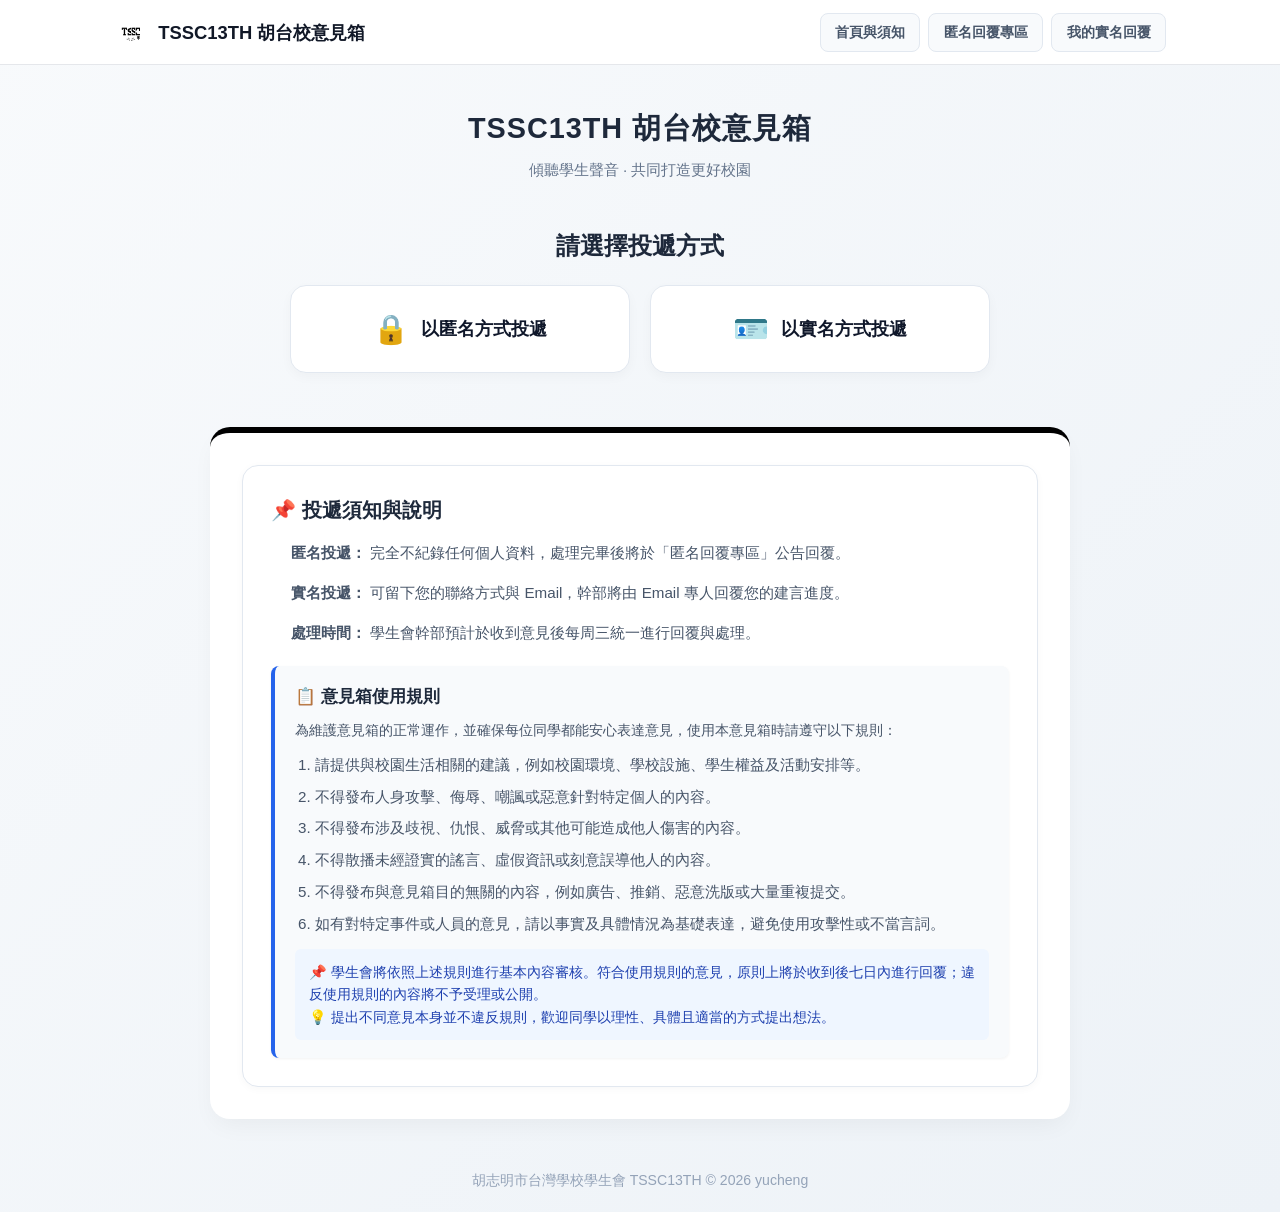
<file: index.html>
<!DOCTYPE html>
<html lang="zh-TW">
<head>
    <meta charset="UTF-8">
    <meta name="viewport" content="width=device-width, initial-scale=1.0">
    <title>TSSC13TH 胡台校意見箱</title>
    <link rel="icon" type="image/png" href="tsscblack.png">
    <link rel="stylesheet" href="style.css">
    <style>
        * {
            box-sizing: border-box;
            margin: 0;
            padding: 0;
            font-family: -apple-system, BlinkMacSystemFont, "Segoe UI", Roboto, "Helvetica Neue", Arial, "Microsoft JhengHei", sans-serif;
        }

        body {
            background-color: #f4f6f9;
            color: #333;
            line-height: 1.6;
        }

        .navbar {
    width: 100%;             
    background-color: #ffffff;
    border-bottom: 1px solid #e5e7eb; 
    padding: 0.8rem 0;
    box-shadow: none;       
    position: sticky;
    top: 0;
    z-index: 100;
}

        .nav-container {
            max-width: 1100px;
            margin: 0 auto;
            padding: 0 1.5rem;
            display: flex;
            justify-content: space-between; 
            align-items: center;
        }

        .nav-brand {
            display: flex;
            align-items: center;
            text-decoration: none;
            color: #111827;
            font-weight: 700;
            font-size: 1.15rem;
            gap: 10px;
        }

        .site-logo {
            height: 32px;       
            width: auto;        
            object-fit: contain;
            vertical-align: middle;
            filter: brightness(0); 
        }

        .nav-menu {
            display: flex;
            align-items: center;
            gap: 8px;
        }

        .nav-pill-btn {
            display: inline-flex;
            align-items: center;
            gap: 6px;
            text-decoration: none;
            padding: 0.45rem 0.9rem;
            font-size: 0.88rem;
            font-weight: 600;
            border-radius: 8px;
            transition: all 0.2s ease;
            cursor: pointer;
            background-color: #f8fafc;
            color: #475569;
            border: 1px solid #e2e8f0;
        }

        .nav-pill-btn:hover {
            background-color: #f1f5f9;
            color: #1e293b;
            border-color: #cbd5e1;
        }

        .nav-pill-btn.active {
            background-color: #eff6ff;
            color: #2563eb;
            border-color: #bfdbfe;
        }

        /* デスクトップ表示ではハンバーガーボタン、閉じるボタン、オーバーレイを非表示 */
        .hamburger-btn, .close-drawer-btn, .drawer-overlay {
            display: none;
        }

        .container {
            max-width: 900px;
            margin: 30px auto;
            padding: 0 20px;
            display: flex;
            flex-direction: column;
            gap: 30px;
        }

        .menu-section {
            text-align: center;
        }

        .menu-section h2 {
            font-size: 1.5rem;
            color: #1e293b;
            margin-bottom: 20px;
        }

        .button-group {
            display: grid;
            grid-template-columns: repeat(auto-fit, minmax(280px, 1fr));
            gap: 20px;
        }

        .menu-card {
            display: flex;
            align-items: center;
            justify-content: center;
            gap: 12px;
            background: #ffffff;
            padding: 20px 24px;
            border-radius: 16px;
            text-decoration: none;
            color: #1e293b;
            font-size: 1.1rem;
            font-weight: 600;
            border: 1px solid #e2e8f0;
            box-shadow: 0 4px 12px rgba(0, 0, 0, 0.03);
            transition: all 0.2s ease-in-out;
        }

        .menu-card:hover {
            transform: translateY(-3px);
            box-shadow: 0 8px 20px rgba(0, 0, 0, 0.08);
            border-color: black;
        }

        .menu-card .icon {
            font-size: 1.8rem;
        }

        .info-box {
            background: #ffffff;
            padding: 28px;
            border-radius: 16px;
            border: 1px solid #e2e8f0;
            box-shadow: 0 2px 8px rgba(0,0,0,0.03);
        }

        .info-box h3 {
            font-size: 1.25rem;
            color: #1e293b;
            margin-bottom: 14px;
        }

        .info-box ul {
            padding-left: 20px;
            margin-bottom: 20px;
            color: #334155;
            font-size: 0.95rem;
            line-height: 1.8;
        }

        .rules-box {
            background-color: #f8fafc;
            border-left: 4px solid #2563eb;
            border-radius: 8px;
            padding: 18px 20px;
            margin-top: 15px;
            box-shadow: 0 1px 3px rgba(0,0,0,0.05);
        }

        .rules-box h4 {
            color: #1e293b;
            font-size: 1.05rem;
            margin-bottom: 8px;
            display: flex;
            align-items: center;
            gap: 6px;
        }

        .rules-list {
            padding-left: 20px;
            margin-bottom: 12px;
            color: #334155;
            font-size: 0.93rem;
            line-height: 1.6;
        }

        .rules-list li {
            margin-bottom: 6px;
        }

        .rules-notice {
            background-color: #eff6ff;
            border-radius: 6px;
            padding: 12px 14px;
            font-size: 0.88rem;
            color: #1e40af;
            line-height: 1.6;
        }

        @media screen and (max-width: 768px) {
    .navbar .nav-container {
        display: flex;
        justify-content: space-between;
        align-items: center;
        padding: 10px 16px;
        position: relative;
    }

    /* 顯示漢堡按鈕 */
    .hamburger-btn {
        display: inline-flex !important;
        align-items: center;
        justify-content: center;
        background: transparent;
        border: none;
        font-size: 1.5rem;
        color: #1e293b;
        cursor: pointer;
        padding: 4px;
    }

    .navbar .nav-brand {
        font-size: 0.95rem;
        gap: 6px;
        flex: 1;
        margin-left: 10px;
        overflow: hidden;
        text-overflow: ellipsis;
        white-space: nowrap;
    }

    .navbar .site-logo {
        width: 32px;
        height: auto;
    }

    /* 💡 手機版左側隱藏抽屜選單本體 */
    .nav-menu, .nav-links {
        position: fixed;
        top: 0;
        left: -280px;
        width: 260px;
        height: 100vh;
        background-color: #ffffff !important;
        box-shadow: 4px 0 15px rgba(0, 0, 0, 0.15);
        z-index: 2000 !important;
        display: flex !important;
        flex-direction: column !important;
        justify-content: flex-start !important;
        align-items: stretch !important;
        padding: 20px !important;
        gap: 12px !important;
        transition: left 0.3s cubic-bezier(0.4, 0, 0.2, 1);
    }

    /* 展開狀態 */
    .nav-menu.open, .nav-links.open {
        left: 0 !important;
    }

    /* 📌 手機版抽屜頂部標題區塊（與 ✕ 按鈕並排） */
    .drawer-header {
        display: flex !important;
        justify-content: space-between !important;
        align-items: center !important;
        padding-bottom: 12px;
        margin-bottom: 8px;
        border-bottom: 1px solid #e2e8f0;
        width: 100%;
    }

    .drawer-title {
        font-size: 1.1rem;
        font-weight: 700;
        color: #1e293b;
    }

    /* 關閉按鈕 (✕) */
    .close-drawer-btn {
        display: block !important;
        position: static !important;
        background: transparent;
        border: none;
        font-size: 1.4rem;
        color: #64748b;
        cursor: pointer;
        padding: 2px 6px;
    }

    /* 💡 手機版抽屜內的選單按鈕 */
    .nav-menu .nav-pill-btn, .nav-links .nav-item {
        width: 100% !important;
        display: flex !important;
        text-align: left !important;
        padding: 12px 16px !important;
        font-size: 1rem !important;
        justify-content: flex-start !important;
        color: #475569 !important;
        background-color: #f8fafc !important;
        border: 1px solid #e2e8f0 !important;
        border-radius: 8px !important;
        white-space: nowrap;
        cursor: pointer !important;
        text-decoration: none;
    }

    .nav-menu .nav-pill-btn.active, .nav-links .nav-item.active {
        background-color: #eff6ff !important;
        color: #2563eb !important;
        border-color: #bfdbfe !important;
    }

    .container, .admin-header-bar, #admin-dashboard {
        padding: 0 12px;
        margin: 10px auto 20px;
    }

    .feedback-form, .form-card, .card, .login-card, .info-section {
        padding: 20px 16px;
        border-radius: 12px;
        margin: 10px auto;
    }

    .form-group input,
    .form-group select,
    .form-group textarea {
        font-size: 16px !important; 
        padding: 10px 12px;
    }
}


    </style>
</head>
<body>
    
    <nav class="navbar">
        <div class="nav-container">
            <!-- モバイル用ハンバーガーボタン -->
            <button class="hamburger-btn" onclick="toggleDrawer()" aria-label="開啟選單">
                ☰
            </button>

            <!-- ロゴ & タイトル -->
            <a href="index.html" class="nav-brand">
                <img src="tpshcmcsc.png" alt="會徽" class="site-logo">
                <span class="brand-text">TSSC13TH 胡台校意見箱</span>
            </a>

           
<div class="nav-menu" id="navDrawer">
    <div class="drawer-header">
        <span class="drawer-title">TSSC意見箱</span>
        <button type="button" class="close-drawer-btn" onclick="toggleDrawer()" aria-label="關閉選單">✕</button>
    </div>
    <a href="index.html" class="nav-pill-btn">首頁與須知</a>
    <a href="replies.html" class="nav-pill-btn">匿名回覆專區</a>
    <a href="myreplies.html" class="nav-pill-btn">我的實名回覆</a>
    
</div>
        </div>
    </nav>

    <!-- モバイル用背景オーバーレイ -->
    <div class="drawer-overlay" id="drawerOverlay" onclick="toggleDrawer()"></div>

    <header class="hero-header" style="text-align: center; padding: 35px 20px 15px;">
        <h1 style="color: #1e293b; margin-top: 5px; font-size: 1.8rem;">TSSC13TH 胡台校意見箱</h1>
        <p style="color: #64748b; margin-top: 6px; font-size: 0.95rem;">傾聽學生聲音 · 共同打造更好校園</p>
    </header>

    <main class="container">
        <section class="menu-section">
            <h2>請選擇投遞方式</h2>

            <div class="button-group">
                <a href="send1.html" class="menu-card anonymous">
                    <span class="icon">🔒</span>
                    <span class="text">以匿名方式投遞</span>
                </a>

                <a href="send2.html" class="menu-card realname">
                    <span class="icon">🪪</span>
                    <span class="text">以實名方式投遞</span>
                </a>
            </div>
        </section>

        <section class="info-section">
            <div class="info-box">
                <h3>📌 投遞須知與說明</h3>
                <ul>
                    <li><strong> 匿名投遞：</strong> 完全不紀錄任何個人資料，處理完畢後將於「匿名回覆專區」公告回覆。</li>
                    <li><strong> 實名投遞：</strong> 可留下您的聯絡方式與 Email，幹部將由 Email 專人回覆您的建言進度。</li>
                    <li><strong> 處理時間：</strong> 學生會幹部預計於收到意見後每周三統一進行回覆與處理。</li>
                </ul>

                <div class="rules-box">
                    <h4>📋 意見箱使用規則</h4>
                    <p style="color: #475569; font-size: 0.9rem; margin-bottom: 10px;">
                        為維護意見箱的正常運作，並確保每位同學都能安心表達意見，使用本意見箱時請遵守以下規則：
                    </p>
                    <ol class="rules-list">
                        <li>請提供與校園生活相關的建議，例如校園環境、學校設施、學生權益及活動安排等。</li>
                        <li>不得發布人身攻擊、侮辱、嘲諷或惡意針對特定個人的內容。</li>
                        <li>不得發布涉及歧視、仇恨、威脅或其他可能造成他人傷害的內容。</li>
                        <li>不得散播未經證實的謠言、虛假資訊或刻意誤導他人的內容。</li>
                        <li>不得發布與意見箱目的無關的內容，例如廣告、推銷、惡意洗版或大量重複提交。</li>
                        <li>如有對特定事件或人員的意見，請以事實及具體情況為基礎表達，避免使用攻擊性或不當言詞。</li>
                    </ol>

                    <div class="rules-notice">
                        📌 學生會將依照上述規則進行基本內容審核。符合使用規則的意見，原則上將於收到後七日內進行回覆；違反使用規則的內容將不予受理或公開。<br>
                        💡 提出不同意見本身並不違反規則，歡迎同學以理性、具體且適當的方式提出想法。
                    </div>
                </div>
            </div>
        </section>
    </main>

    <footer style="text-align: center; padding: 20px; color: #94a3b8; font-size: 0.88rem;">
        <p>胡志明市台灣學校學生會 TSSC13TH © 2026 yucheng</p>
    </footer>

    <script>
function toggleDrawer() {
    const drawer = document.getElementById('navDrawer');
    if (drawer) {
        drawer.classList.toggle('open');
    }
}


document.addEventListener('click', function(event) {
    const drawer = document.getElementById('navDrawer');
    const hamburgerBtn = document.querySelector('.hamburger-btn');

    if (drawer && drawer.classList.contains('open')) {
        
        if (!drawer.contains(event.target) && !hamburgerBtn.contains(event.target)) {
            drawer.classList.remove('open');
        }
    }
});

        const GAS_URL = 'https://script.google.com/macros/s/AKfycbzXm5TiQss1GUKkDF4TOZJMqAeraA63vrpecSEzAuIvcNOvGjF51HFWnNutWc1Mjx4f/exec';
        const TARGET_SHEET_ID = '18fxfF-BnNlDnhCH0NORbNeWXKSo1KHmljfPCkpvJTKo';
        let statusInterval = null;
        let consecutiveFailures = 0;

        function handleSystemErrorAndLock(reason) {
            console.error('系統狀態檢測異常，啟動安全鎖定機制:', reason);
            if (statusInterval) {
                clearInterval(statusInterval);
            }
            window.location.href = 'lock.html';
        }

        function checkSystemStatus() {
            fetch(`${GAS_URL}?action=checkLockStatus&spreadsheetId=${TARGET_SHEET_ID}&_t=${Date.now()}`)
                .then(res => {
                    if (!res.ok) {
                        throw new Error(`HTTP 錯誤 Status: ${res.status}`);
                    }
                    return res.json();
                })
                .then(data => {
                    if (data && typeof data.locked !== 'undefined') {
                        consecutiveFailures = 0;
                        if (data.locked === true) {
                            if (statusInterval) clearInterval(statusInterval);
                            window.location.href = 'lock.html';
                        } else if (data.maintenance === true) {
                            if (statusInterval) clearInterval(statusInterval);
                            window.location.href = 'maintenance.html';
                        }
                    } else {
                        consecutiveFailures++;
                        if (consecutiveFailures >= 3) {
                            handleSystemErrorAndLock('無效的回傳資料格式');
                        }
                    }
                })
                .catch(err => {
                    console.warn('檢測連線波動:', err.message);
                    consecutiveFailures++;
                    if (consecutiveFailures >= 3) {
                        handleSystemErrorAndLock(err.message || '連線失敗');
                    }
                });
        }

        checkSystemStatus();
        statusInterval = setInterval(checkSystemStatus, 5000);
    </script>
</body>
</html>
</file>
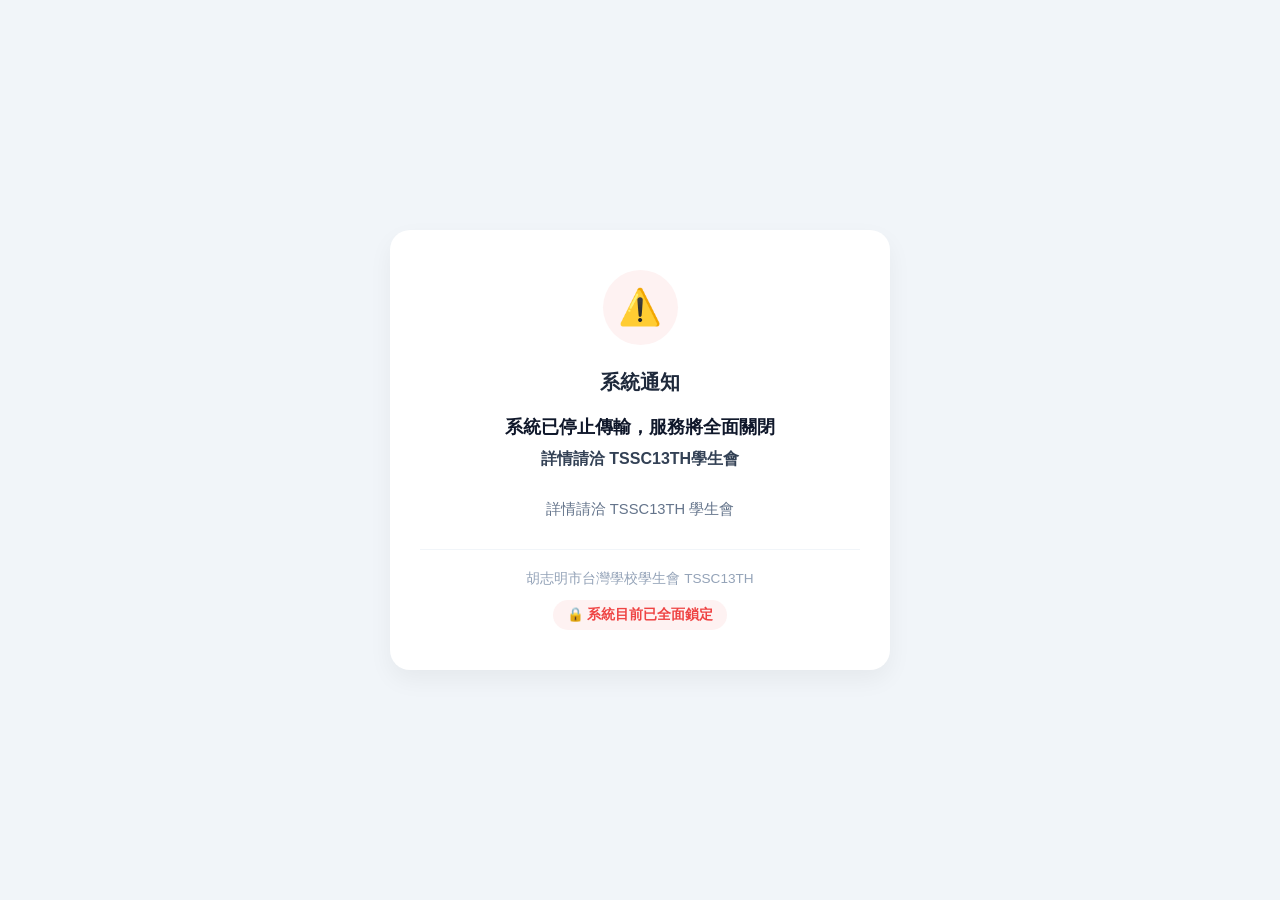
<file: lock.html>
<!DOCTYPE html>
<html lang="zh-TW">
<head>
    <meta charset="UTF-8">
    <meta name="viewport" content="width=device-width, initial-scale=1.0">
    <title>系統通知 - 鎖定頁面</title>
    <style>
        * {
            box-sizing: border-box;
            margin: 0;
            padding: 0;
            font-family: -apple-system, BlinkMacSystemFont, "Segoe UI", Roboto, "Helvetica Neue", Arial, sans-serif;
        }

        body {
            background-color: #f1f5f9;
            display: flex;
            justify-content: center;
            align-items: center;
            min-height: 100vh;
            padding: 20px;
        }

        .lock-card {
            background: #ffffff;
            width: 100%;
            max-width: 500px;
            padding: 40px 30px;
            border-radius: 20px;
            box-shadow: 0 10px 25px rgba(0, 0, 0, 0.05);
            text-align: center;
        }
        
        /* 🔴 閃爍紅光的呼吸燈動畫 */
        @keyframes redGlowBreathing {
            0% {
                box-shadow: 0 0 0 0 rgba(239, 68, 68, 0.4);
                transform: scale(1);
            }
            50% {
                box-shadow: 0 0 22px 6px rgba(239, 68, 68, 0.85);
                transform: scale(1.05);
            }
            100% {
                box-shadow: 0 0 0 0 rgba(239, 68, 68, 0.4);
                transform: scale(1);
            }
        } 

        .icon-container {
            width: 75px;
            height: 75px;
            background-color: #fef2f2; /* 淡紅色背景襯托警告 icon */
            border-radius: 50%;
            display: flex;
            justify-content: center;
            align-items: center;
            margin: 0 auto 24px;
            font-size: 2.2rem;
            animation: redGlowBreathing 1.2s infinite ease-in-out; /* 閃爍紅光 */
        }

        .title {
            font-size: 1.25rem;
            color: #1e293b;
            font-weight: 700;
            margin-bottom: 16px;
        }

        .main-message {
            font-size: 1.15rem;
            color: #0f172a;
            font-weight: 800;
            line-height: 1.6;
            margin-bottom: 8px;
        }

        .sub-message {
            font-size: 1rem;
            color: #334155;
            font-weight: 700;
            margin-bottom: 30px;
        }

        .contact-info {
            color: #64748b;
            font-size: 0.92rem;
            margin-bottom: 30px;
        }

        .divider {
            height: 1px;
            background-color: #f1f5f9;
            margin: 20px 0;
        }

        .org-title {
            color: #94a3b8;
            font-size: 0.85rem;
            margin-bottom: 12px;
        }

        .badge-locked {
            display: inline-flex;
            align-items: center;
            gap: 6px;
            background-color: #fef2f2;
            color: #ef4444;
            padding: 6px 14px;
            border-radius: 20px;
            font-size: 0.85rem;
            font-weight: 700;
        }

        @media (max-width: 480px) {
            .lock-card {
                padding: 30px 20px;
            }
            .main-message {
                font-size: 1.05rem;
            }
        }
    </style>
</head>
<body>

    <div class="lock-card">
        <!-- 黃色警告圖示 + 外圍閃爍紅光 -->
        <div class="icon-container">
            ⚠️
        </div>

        <!-- 標題與內文 -->
        <div class="title">系統通知</div>
        <div class="main-message">系統已停止傳輸，服務將全面關閉</div>
        <div class="sub-message">詳情請洽 TSSC13TH學生會</div>

        <div class="contact-info">
            詳情請洽 TSSC13TH 學生會
        </div>

        <div class="divider"></div>

        <!-- 組織署名與鎖定標籤 -->
        <div class="org-title">
            胡志明市台灣學校學生會 TSSC13TH
        </div>

        <div class="badge-locked">
            🔒 系統目前已全面鎖定
        </div>
    </div>

    <script>
        const GAS_URL = 'https://script.google.com/macros/s/AKfycbzXm5TiQss1GUKkDF4TOZJMqAeraA63vrpecSEzAuIvcNOvGjF51HFWnNutWc1Mjx4f/exec';
        // 指定遠端鎖定 Control Sheet ID
        const TARGET_SHEET_ID = '18fxfF-BnNlDnhCH0NORbNeWXKSo1KHmljfPCkpvJTKo';

        // 🔒 檢查是否明確解鎖（嚴格判定 data.locked === false 且非維護狀態）
        function checkUnlockStatus() {
            fetch(`${GAS_URL}?action=checkLockStatus&spreadsheetId=${TARGET_SHEET_ID}&_t=${Date.now()}`)
                .then(res => {
                    if (!res.ok) throw new Error('HTTP 錯誤');
                    return res.json();
                })
                .then(data => {
                    // 只有當明確收到指定試算表傳回的 locked 為 false 且 maintenance 為 false 時，才允許返回首頁
                    if (data && typeof data.locked !== 'undefined') {
                        if (data.locked === false && data.maintenance === false) {
                            window.location.href = 'index.html';
                        }
                    }
                })
                .catch(err => console.error('鎖定狀態檢測失敗或後端異常:', err));
        }

        // 頁面載入時執行，每 3 秒輪詢一次，自動解鎖跳轉
        window.onload = function() {
            checkUnlockStatus();
            setInterval(checkUnlockStatus, 3000);
        };
    </script>
</body>
</html>
</file>
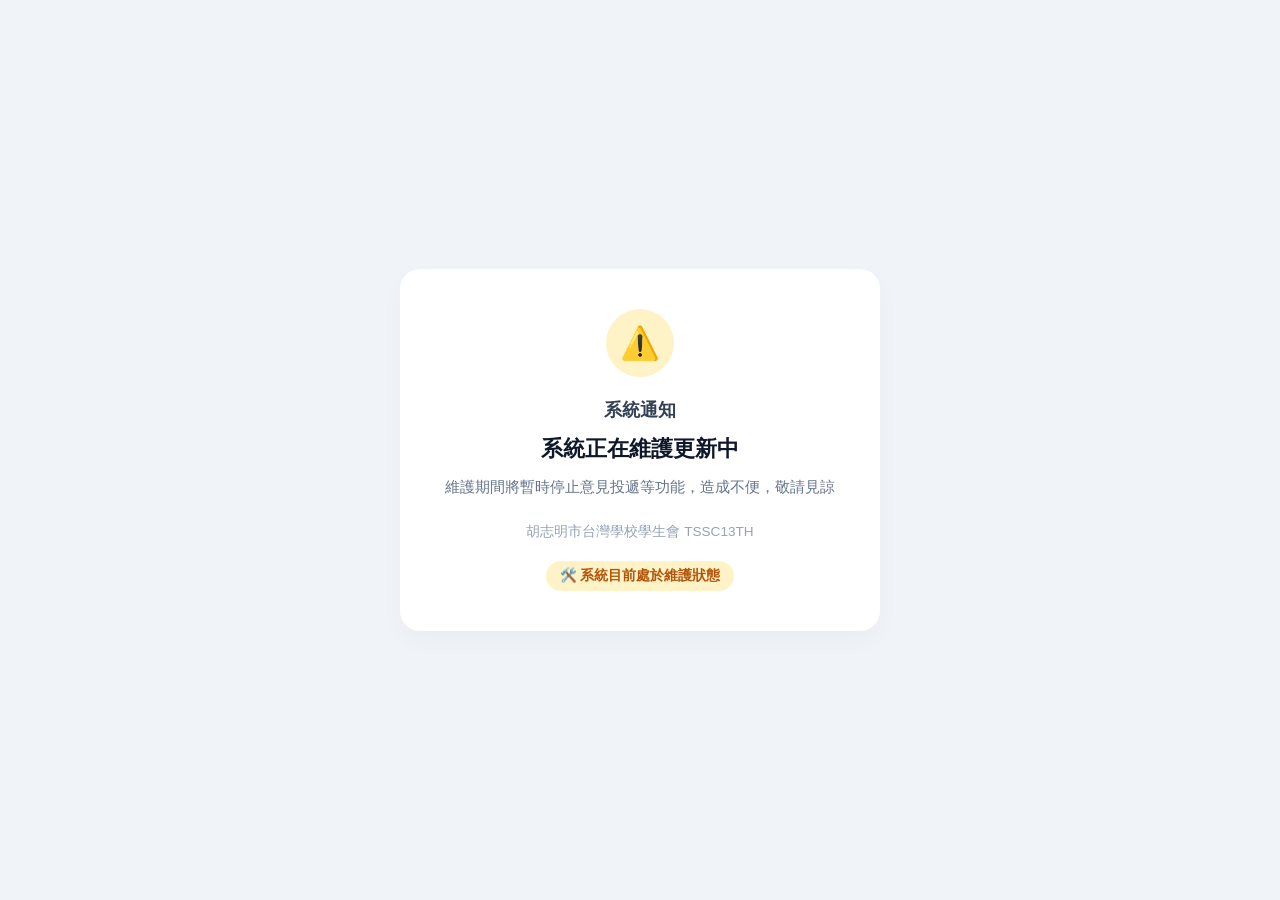
<file: maintenance.html>
<!DOCTYPE html>
<html lang="zh-TW">
<head>
    <meta charset="UTF-8">
    <meta name="viewport" content="width=device-width, initial-scale=1.0">
    <title>系統通知 - TSSC13TH 胡台校意見箱</title>
    <style>
        * {
            box-sizing: border-box;
            margin: 0;
            padding: 0;
            font-family: -apple-system, BlinkMacSystemFont, "Segoe UI", Roboto, "Helvetica Neue", Arial, sans-serif;
        }

        body {
            background-color: #f0f4f8;
            color: #1e293b;
            display: flex;
            justify-content: center;
            align-items: center;
            min-height: 100vh;
            padding: 20px;
        }

        .card {
            background: #ffffff;
            width: 100%;
            max-width: 480px;
            padding: 40px 30px;
            border-radius: 20px;
            box-shadow: 0 10px 25px rgba(0, 0, 0, 0.03);
            text-align: center;
        }

      

        /* 警告 Icon 區塊 */
        .icon-box {
            width: 68px;
            height: 68px;
            background-color: #fef3c7;
            border-radius: 50%;
            display: flex;
            justify-content: center;
            align-items: center;
            margin: 0 auto 20px;
            font-size: 2rem;
            animation: redGlowBreathing 1.2s infinite ease-in-out; /* 閃爍紅光 */
        }

        .title {
            font-size: 1.15rem;
            color: #334155;
            font-weight: 700;
            margin-bottom: 12px;
        }

        .main-message {
            font-size: 1.35rem;
            color: #0f172a;
            font-weight: 800;
            margin-bottom: 12px;
            line-height: 1.4;
        }

        .sub-message {
            font-size: 0.95rem;
            color: #64748b;
            margin-bottom: 24px;
            line-height: 1.5;
        }

        .time-text {
            font-size: 0.9rem;
            color: #d97706;
            font-weight: 600;
            margin-bottom: 20px;
        }

        .footer-org {
            font-size: 0.85rem;
            color: #94a3b8;
            margin-bottom: 20px;
        }

        .badge-status {
            display: inline-flex;
            align-items: center;
            gap: 6px;
            background-color: #fef3c7;
            color: #b45309;
            padding: 6px 14px;
            border-radius: 20px;
            font-size: 0.85rem;
            font-weight: 700;
        }
    </style>
</head>
<body>

    <div class="card">
        <!-- 圖示 (黃色警告 + 閃爍紅光) -->
        <div class="icon-box">
            ⚠️
        </div>

        <!-- 文字層級 -->
        <div class="title">系統通知</div>

        <div class="main-message">
            系統正在維護更新中
        </div>

        <div class="sub-message">
            維護期間將暫時停止意見投遞等功能，造成不便，敬請見諒
        </div>

        <!-- 預計時間顯示（B3 有填寫時自動顯示） -->
        <div id="timeBox" class="time-text" style="display: none;">
            預計恢復使用時間：<span id="maintenanceTimeText"></span>
        </div>

        <div class="footer-org">
            胡志明市台灣學校學生會 TSSC13TH
        </div>

        <!-- 底部狀態標籤 -->
        <div>
            <div class="badge-status">
                🛠️ 系統目前處於維護狀態
            </div>
        </div>
    </div>

    <script>
        const GAS_URL = 'https://script.google.com/macros/s/AKfycbzXm5TiQss1GUKkDF4TOZJMqAeraA63vrpecSEzAuIvcNOvGjF51HFWnNutWc1Mjx4f/exec';
        // 指定遠端鎖定 Control Sheet ID
        const TARGET_SHEET_ID = '18fxfF-BnNlDnhCH0NORbNeWXKSo1KHmljfPCkpvJTKo';

        function checkUnlockStatus() {
            // 加上時間戳 _t 避免瀏覽器快取，並指定 spreadsheetId 參數
            fetch(`${GAS_URL}?action=checkLockStatus&spreadsheetId=${TARGET_SHEET_ID}&_t=${Date.now()}`)
                .then(res => {
                    if (!res.ok) throw new Error('HTTP 錯誤');
                    return res.json();
                })
                .then(data => {
                    // 🔒 嚴格判斷：只有當明確回傳 locked === false 且 maintenance === false 時才允許跳轉回首頁
                    if (data && typeof data.locked !== 'undefined') {
                        if (data.locked === false && data.maintenance === false) {
                            window.location.href = 'index.html';
                            return;
                        }

                        // 讀取 B3 儲存格預計恢復時間
                        const timeBox = document.getElementById('timeBox');
                        const timeText = document.getElementById('maintenanceTimeText');
                        if (data.maintenanceTime) {
                            timeText.innerText = data.maintenanceTime;
                            timeBox.style.display = 'block';
                        } else {
                            timeBox.style.display = 'none';
                        }
                    }
                })
                .catch(err => console.error('維護狀態檢測失敗:', err));
        }

        // 頁面載入時執行，並設置 1 秒定期檢測，達到秒級跳轉
        window.onload = function() {
            checkUnlockStatus();
            setInterval(checkUnlockStatus, 1000);
        };
    </script>
</body>
</html>
</file>
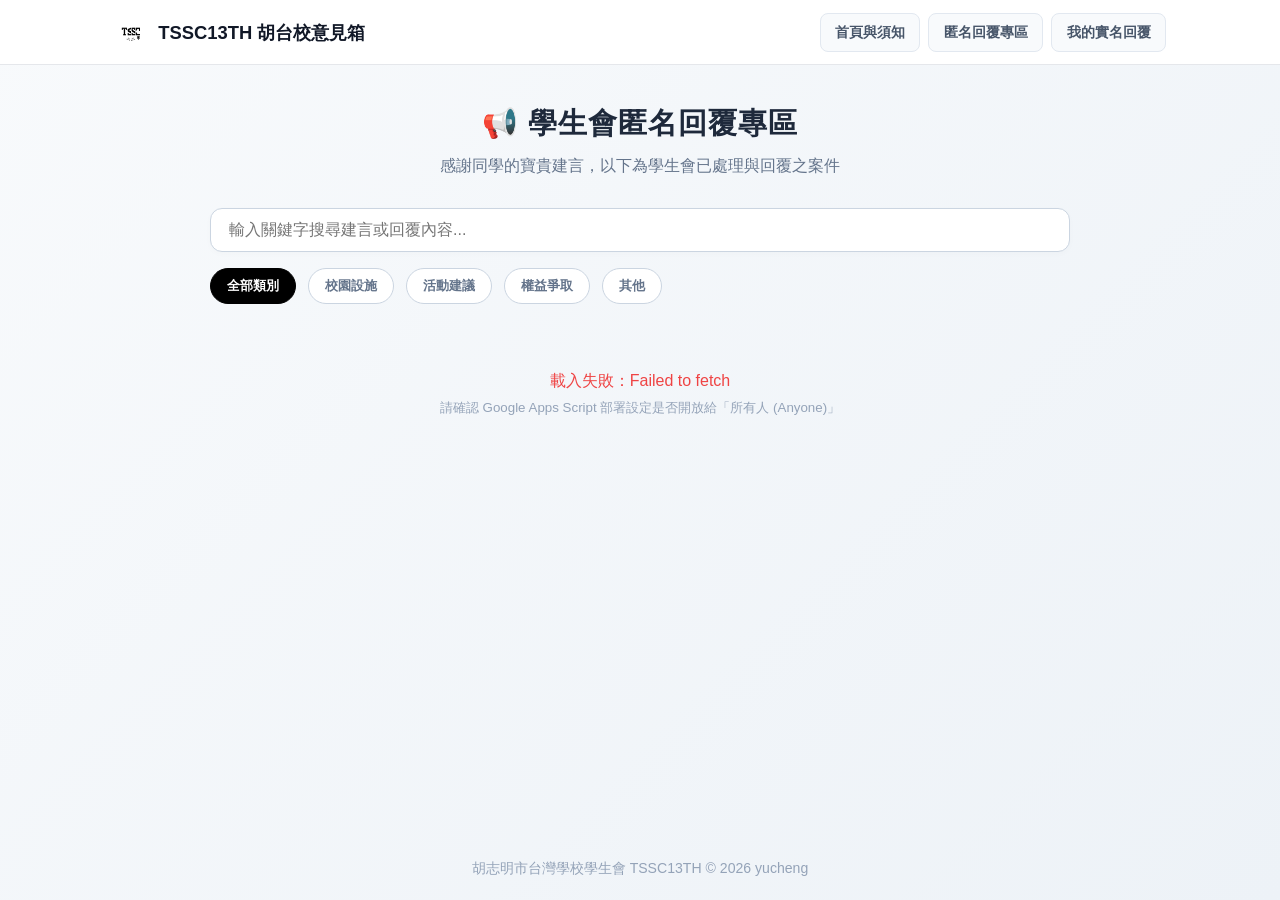
<file: replies.html>
<!DOCTYPE html>
<html lang="zh-TW">
<head>
    <meta charset="UTF-8">
    <meta name="viewport" content="width=device-width, initial-scale=1.0">
    <title>📢 匿名意見回覆專區 - TSSC13TH 胡台校意見箱</title>
    <link rel="icon" type="image/png" href="tsscblack.png">
    <link rel="stylesheet" href="style.css">
    <style>
        * {
            box-sizing: border-box;
            margin: 0;
            padding: 0;
            font-family: -apple-system, BlinkMacSystemFont, "Segoe UI", Roboto, "Helvetica Neue", Arial, "Microsoft JhengHei", sans-serif;
        }

        body {
            background-color: #f4f6f9;
            color: #333;
            line-height: 1.6;
        }

.navbar {
    width: 100%;             
    background-color: #ffffff;
    border-bottom: 1px solid #e5e7eb; 
    padding: 0.8rem 0;
    box-shadow: none;       
    position: sticky;
    top: 0;
    z-index: 100;
}

        .nav-container {
            max-width: 1100px;
            margin: 0 auto;
            padding: 0 1.5rem;
            display: flex;
            justify-content: space-between; 
            align-items: center;
        }

        .nav-brand {
            display: flex;
            align-items: center;
            text-decoration: none;
            color: #111827;
            font-weight: 700;
            font-size: 1.15rem;
            gap: 10px;
        }

        .site-logo {
            height: 32px;       
            width: auto;        
            object-fit: contain;
            vertical-align: middle;
            filter: brightness(0);
        }

        .nav-menu {
            display: flex;
            align-items: center;
            gap: 8px;
        }

        .nav-pill-btn {
            display: inline-flex;
            align-items: center;
            gap: 6px;
            text-decoration: none;
            padding: 0.45rem 0.9rem;
            font-size: 0.88rem;
            font-weight: 600;
            border-radius: 8px;
            transition: all 0.2s ease;
            cursor: pointer;
            background-color: #f8fafc;
            color: #475569;
            border: 1px solid #e2e8f0;
        }

        .nav-pill-btn:hover {
            background-color: #f1f5f9;
            color: #1e293b;
            border-color: #cbd5e1;
        }

        .nav-pill-btn.active {
            background-color: #eff6ff;
            color: #2563eb;
            border-color: #bfdbfe;
        }

        /* 預設隱藏手機專用的按鈕與遮罩 */
        .hamburger-btn, .close-drawer-btn, .drawer-overlay {
            display: none;
        }

        .search-container {
            margin-bottom: 16px;
        }
        .search-input {
            width: 100%;
            padding: 12px 18px;
            border: 1px solid #cbd5e1;
            border-radius: 12px;
            font-size: 1rem;
            outline: none;
            box-sizing: border-box;
            transition: all 0.2s ease-in-out;
            box-shadow: 0 2px 6px rgba(0,0,0,0.02);
        }
        .search-input:focus {
            border-color: black;
            box-shadow: 0 0 0 3px rgba(0, 0, 0, 0.15);
        }

        .filter-bar {
            display: flex;
            gap: 12px;
            margin-bottom: 24px;
            flex-wrap: wrap;
        }
        .filter-btn {
            padding: 8px 16px;
            border: 1px solid #cbd5e1;
            background: white;
            border-radius: 20px;
            cursor: pointer;
            font-weight: 600;
            color: #64748b;
            transition: all 0.2s;
        }
        .filter-btn.active, .filter-btn:hover {
            background: black;
            color: white;
            border-color: black;
        }
        .public-card {
            background: white;
            border-radius: 16px;
            padding: 24px;
            margin-bottom: 20px;
            box-shadow: 0 4px 15px rgba(0,0,0,0.04);
            border-left: 5px solid #16a34a;
        }
        .card-header {
            display: flex;
            justify-content: space-between;
            align-items: center;
            margin-bottom: 12px;
            padding-bottom: 10px;
            border-bottom: 1px dashed #e2e8f0;
        }
        .tag-category {
            background: #fef3c7;
            color: #92400e;
            padding: 4px 10px;
            border-radius: 12px;
            font-size: 0.85rem;
            font-weight: bold;
        }
        .tag-assignee {
            background: #f1f5f9;
            color: #475569;
            padding: 4px 10px;
            border-radius: 12px;
            font-size: 0.85rem;
            margin-left: 6px;
        }
        .question-box {
            background: #f8fafc;
            padding: 14px;
            border-radius: 10px;
            margin-bottom: 14px;
            color: #334155;
        }
        .reply-box {
            background: #f0fdf4;
            border: 1px solid #bbf7d0;
            padding: 14px;
            border-radius: 10px;
            color: #166534;
        }

        @media screen and (max-width: 768px) {
    .navbar .nav-container {
        display: flex;
        justify-content: space-between;
        align-items: center;
        padding: 10px 16px;
        position: relative;
    }

    /* 顯示漢堡按鈕 */
    .hamburger-btn {
        display: inline-flex !important;
        align-items: center;
        justify-content: center;
        background: transparent;
        border: none;
        font-size: 1.5rem;
        color: #1e293b;
        cursor: pointer;
        padding: 4px;
    }

    .navbar .nav-brand {
        font-size: 0.95rem;
        gap: 6px;
        flex: 1;
        margin-left: 10px;
        overflow: hidden;
        text-overflow: ellipsis;
        white-space: nowrap;
    }

    .navbar .site-logo {
        width: 32px;
        height: auto;
    }

    /* 💡 手機版左側隱藏抽屜選單本體 */
    .nav-menu, .nav-links {
        position: fixed;
        top: 0;
        left: -280px;
        width: 260px;
        height: 100vh;
        background-color: #ffffff !important;
        box-shadow: 4px 0 15px rgba(0, 0, 0, 0.15);
        z-index: 2000 !important;
        display: flex !important;
        flex-direction: column !important;
        justify-content: flex-start !important;
        align-items: stretch !important;
        padding: 20px !important;
        gap: 12px !important;
        transition: left 0.3s cubic-bezier(0.4, 0, 0.2, 1);
    }

    /* 展開狀態 */
    .nav-menu.open, .nav-links.open {
        left: 0 !important;
    }

    /* 📌 手機版抽屜頂部標題區塊（與 ✕ 按鈕並排） */
    .drawer-header {
        display: flex !important;
        justify-content: space-between !important;
        align-items: center !important;
        padding-bottom: 12px;
        margin-bottom: 8px;
        border-bottom: 1px solid #e2e8f0;
        width: 100%;
    }

    .drawer-title {
        font-size: 1.1rem;
        font-weight: 700;
        color: #1e293b;
    }

    /* 關閉按鈕 (✕) */
    .close-drawer-btn {
        display: block !important;
        position: static !important;
        background: transparent;
        border: none;
        font-size: 1.4rem;
        color: #64748b;
        cursor: pointer;
        padding: 2px 6px;
    }

    /* 💡 手機版抽屜內的選單按鈕 */
    .nav-menu .nav-pill-btn, .nav-links .nav-item {
        width: 100% !important;
        display: flex !important;
        text-align: left !important;
        padding: 12px 16px !important;
        font-size: 1rem !important;
        justify-content: flex-start !important;
        color: #475569 !important;
        background-color: #f8fafc !important;
        border: 1px solid #e2e8f0 !important;
        border-radius: 8px !important;
        white-space: nowrap;
        cursor: pointer !important;
        text-decoration: none;
    }

    .nav-menu .nav-pill-btn.active, .nav-links .nav-item.active {
        background-color: #eff6ff !important;
        color: #2563eb !important;
        border-color: #bfdbfe !important;
    }

    .container, .admin-header-bar, #admin-dashboard {
        padding: 0 12px;
        margin: 10px auto 20px;
    }

    .feedback-form, .form-card, .card, .login-card, .info-section {
        padding: 20px 16px;
        border-radius: 12px;
        margin: 10px auto;
    }

    .form-group input,
    .form-group select,
    .form-group textarea {
        font-size: 16px !important; 
        padding: 10px 12px;
    }
}

         
    </style>
</head>
<body>
    
    <nav class="navbar">
        <div class="nav-container">
            <!-- 手機版漢堡按鈕 -->
            <button class="hamburger-btn" onclick="toggleDrawer()" aria-label="開啟選單">
                ☰
            </button>

            <a href="index.html" class="nav-brand">
                <img src="tpshcmcsc.png" alt="會徽" class="site-logo">
                <span class="brand-text">TSSC13TH 胡台校意見箱</span>
            </a>

          <!-- 導覽選單（手機版切換為隱藏抽屜） -->
<div class="nav-menu" id="navDrawer">
    <div class="drawer-header">
        <span class="drawer-title">TSSC意見箱</span>
        <button type="button" class="close-drawer-btn" onclick="toggleDrawer()" aria-label="關閉選單">✕</button>
    </div>
    <a href="index.html" class="nav-pill-btn">首頁與須知</a>
    <a href="replies.html" class="nav-pill-btn">匿名回覆專區</a>
    <a href="myreplies.html" class="nav-pill-btn">我的實名回覆</a>
    
</div>
        </div>
    </nav>

    <!-- 手機版背景半透明遮罩 -->
    <div class="drawer-overlay" id="drawerOverlay" onclick="toggleDrawer()"></div>

    <header class="hero-header" style="text-align: center; padding: 30px 20px 10px;">
        <h1 style="color: #1e293b; margin-top: 5px;">📢 學生會匿名回覆專區</h1>
        <p style="color: #64748b; margin-top: 6px;">感謝同學的寶貴建言，以下為學生會已處理與回覆之案件</p>
    </header>

    <main class="container" style="display: block; max-width: 900px; margin: 20px auto; padding: 0 20px;">
        <div class="search-container">
            <input type="text" id="searchInput" class="search-input" placeholder="輸入關鍵字搜尋建言或回覆內容..." oninput="handleSearch()">
        </div>

        <div class="filter-bar">
            <button class="filter-btn active" onclick="filterData('all', event)">全部類別</button>
            <button class="filter-btn" onclick="filterData('校園設施', event)">校園設施</button>
            <button class="filter-btn" onclick="filterData('活動建議', event)">活動建議</button>
            <button class="filter-btn" onclick="filterData('權益爭取', event)">權益爭取</button>
            <button class="filter-btn" onclick="filterData('其他', event)">其他</button>
        </div>

        <div id="public-reply-list">
            <p style="text-align:center; color:#94a3b8; padding:40px;">正在載入回覆紀錄...</p>
        </div>
    </main>

    <footer style="text-align: center; padding: 20px; color: #94a3b8; font-size: 0.88rem;">
        <p>胡志明市台灣學校學生會 TSSC13TH © 2026 yucheng</p>
    </footer>

    <script>
   
function toggleDrawer() {
    const drawer = document.getElementById('navDrawer');
    if (drawer) {
        drawer.classList.toggle('open');
    }
}


document.addEventListener('click', function(event) {
    const drawer = document.getElementById('navDrawer');
    const hamburgerBtn = document.querySelector('.hamburger-btn');

    if (drawer && drawer.classList.contains('open')) {
       
        if (!drawer.contains(event.target) && !hamburgerBtn.contains(event.target)) {
            drawer.classList.remove('open');
        }
    }
});

        const GAS_URL = 'https://script.google.com/macros/s/AKfycbzXm5TiQss1GUKkDF4TOZJMqAeraA63vrpecSEzAuIvcNOvGjF51HFWnNutWc1Mjx4f/exec';
        const TARGET_SHEET_ID = '18fxfF-BnNlDnhCH0NORbNeWXKSo1KHmljfPCkpvJTKo';
        let allReplies = [];
        let currentCategory = 'all';
        let statusInterval = null;
        let consecutiveFailures = 0;

        function handleSystemErrorAndLock(reason) {
            console.error('系統狀態檢測異常，啟動安全鎖定機制:', reason);
            if (statusInterval) {
                clearInterval(statusInterval);
            }
            window.location.href = 'lock.html';
        }

        function checkSystemStatus() {
            fetch(`${GAS_URL}?action=checkLockStatus&spreadsheetId=${TARGET_SHEET_ID}&_t=${Date.now()}`)
                .then(res => {
                    if (!res.ok) {
                        throw new Error(`HTTP 錯誤 Status: ${res.status}`);
                    }
                    return res.json();
                })
                .then(data => {
                    if (data && typeof data.locked !== 'undefined') {
                        consecutiveFailures = 0;
                        if (data.locked === true) {
                            if (statusInterval) clearInterval(statusInterval);
                            window.location.href = 'lock.html';
                        } else if (data.maintenance === true) {
                            if (statusInterval) clearInterval(statusInterval);
                            window.location.href = 'maintenance.html';
                        }
                    } else {
                        consecutiveFailures++;
                        if (consecutiveFailures >= 3) {
                            handleSystemErrorAndLock('無效的回傳資料格式');
                        }
                    }
                })
                .catch(err => {
                    console.warn('檢測連線波動:', err.message);
                    consecutiveFailures++;
                    if (consecutiveFailures >= 3) {
                        handleSystemErrorAndLock(err.message || '連線失敗');
                    }
                });
        }

        function loadPublicReplies() {
            fetch(`${GAS_URL}?action=getPublicReplies&_t=${Date.now()}`)
                .then(res => {
                    if (!res.ok) throw new Error(`HTTP error! status: ${res.status}`);
                    return res.json();
                })
                .then(data => {
                    if (data && data.status === 'locked') {
                        document.getElementById('public-reply-list').innerHTML = '';
                        checkSystemStatus();
                        return;
                    }
                    console.log('取得公開回覆資料：', data);
                    allReplies = Array.isArray(data) ? data : (data.data || []);
                    applyFilters();
                })
                .catch(err => {
                    console.error('Fetch 失敗詳情：', err);
                    document.getElementById('public-reply-list').innerHTML = 
                        `<p style="text-align:center; color:#ef4444; padding:40px;">
                            載入失敗：${err.message || '無法連線至伺服器'}<br>
                            <small style="color:#94a3b8;">請確認 Google Apps Script 部署設定是否開放給「所有人 (Anyone)」</small>
                         </p>`;
                });
        }

        window.onload = function() {
            checkSystemStatus();
            loadPublicReplies();
            statusInterval = setInterval(checkSystemStatus, 5000);
        };

        function applyFilters() {
            const keyword = document.getElementById('searchInput').value.trim().toLowerCase();

            const filtered = allReplies.filter(item => {
                const matchCategory = (currentCategory === 'all') || (item.category === currentCategory);
                
                const contentText = (item.content || '').toLowerCase();
                const replyText = (item.reply_content || '').toLowerCase();
                const matchKeyword = !keyword || contentText.includes(keyword) || replyText.includes(keyword);

                return matchCategory && matchKeyword;
            });

            renderReplies(filtered);
        }

        function handleSearch() {
            applyFilters();
        }

        function filterData(category, event) {
            currentCategory = category;
            document.querySelectorAll('.filter-btn').forEach(btn => btn.classList.remove('active'));
            if (event && event.target) {
                event.target.classList.add('active');
            }
            applyFilters();
        }

        function renderReplies(data) {
            const container = document.getElementById('public-reply-list');
            if (!data || data.length === 0) {
                container.innerHTML = '<p style="text-align:center; color:#94a3b8; padding:40px;">沒有找到符合條件的匿名意見紀錄。</p>';
                return;
            }

            container.innerHTML = data.map(item => {
                const timeText = item.created_at ? new Date(item.created_at).toLocaleString('zh-TW') : '';
                const assigneeText = item.target_assignee || item.assignee || '學生會';

                return `
                    <div class="public-card">
                        <div class="card-header">
                            <div>
                                <span class="tag-category">${item.category || '一般'}</span>
                                <span class="tag-assignee">負責處理：${assigneeText}</span>
                            </div>
                            <small style="color:#94a3b8;">${timeText}</small>
                        </div>

                        <div class="question-box">
                            <strong>💬 同學建言：</strong>
                            <p style="margin-top:6px; white-space: pre-line;">${item.content || ''}</p>
                        </div>

                        <div class="reply-box">
                            <strong>💡 學生會回覆：</strong>
                            <p style="margin-top:6px; white-space: pre-line;">${item.reply_content || ''}</p>
                        </div>
                    </div>
                `;
            }).join('');
        }
    </script>
</body>
</html>
</file>
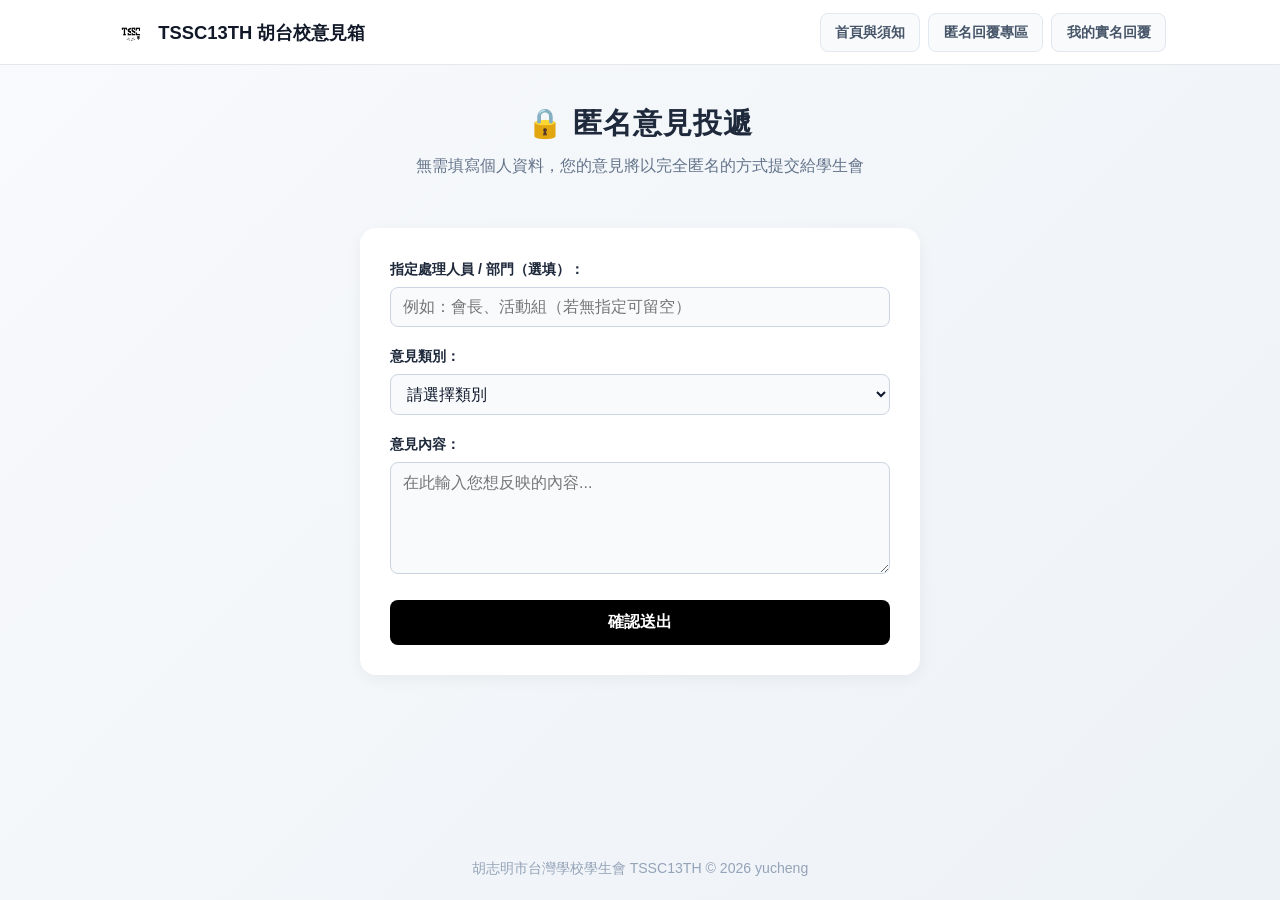
<file: send1.html>
<!DOCTYPE html>
<html lang="zh-TW">
<head>
    <meta charset="UTF-8">
    <meta name="viewport" content="width=device-width, initial-scale=1.0">
    <title>🔒 匿名意見投遞 - TSSC13TH 胡台校意見箱</title>
    <link rel="icon" type="image/png" href="tsscblack.png">
    <link rel="stylesheet" href="style.css">
    <style>
        * {
            box-sizing: border-box;
            margin: 0;
            padding: 0;
            font-family: -apple-system, BlinkMacSystemFont, "Segoe UI", Roboto, "Helvetica Neue", Arial, "Microsoft JhengHei", sans-serif;
        }

        body {
            background-color: #f4f6f9;
            color: #333;
            line-height: 1.6;
        }

        .navbar {
    width: 100%;             
    background-color: #ffffff;
    border-bottom: 1px solid #e5e7eb; 
    padding: 0.8rem 0;
    box-shadow: none;        
    position: sticky;
    top: 0;
    z-index: 100;
}

        .nav-container {
            max-width: 1100px;
            margin: 0 auto;
            padding: 0 1.5rem;
            display: flex;
            justify-content: space-between; 
            align-items: center;
        }

        .nav-brand {
            display: flex;
            align-items: center;
            text-decoration: none;
            color: #111827;
            font-weight: 700;
            font-size: 1.15rem;
            gap: 10px;
        }

        .site-logo {
            height: 32px;
            width: auto;
            object-fit: contain;
            vertical-align: middle;
            filter: brightness(0);
        }

        .nav-menu {
            display: flex;
            align-items: center;
            gap: 8px;
        }

        .nav-pill-btn {
            display: inline-flex;
            align-items: center;
            gap: 6px;
            text-decoration: none;
            padding: 0.45rem 0.9rem;
            font-size: 0.88rem;
            font-weight: 600;
            border-radius: 8px;
            transition: all 0.2s ease;
            cursor: pointer;
            background-color: #f8fafc;
            color: #475569;
            border: 1px solid #e2e8f0;
        }

        .nav-pill-btn:hover {
            background-color: #f1f5f9;
            color: #1e293b;
            border-color: #cbd5e1;
        }

        .nav-pill-btn.active {
            background-color: #eff6ff;
            color: #2563eb;
            border-color: #bfdbfe;
        }

        /* 預設隱藏手機專用的按鈕與遮罩 */
        .hamburger-btn, .close-drawer-btn, .drawer-overlay {
            display: none;
        }

        .form-card {
            background: white;
            padding: 30px;
            border-radius: 16px;
            box-shadow: 0 4px 15px rgba(0,0,0,0.05);
        }
        .form-group {
            margin-bottom: 18px;
        }
        .form-group label {
            display: block;
            font-weight: bold;
            margin-bottom: 6px;
            color: #1e293b;
        }
        .form-group input[type="text"],
        .form-group select,
        .form-group textarea {
            width: 100%;
            padding: 10px 12px;
            border: 1px solid #cbd5e1;
            border-radius: 8px;
            font-size: 1rem;
            box-sizing: border-box;
            outline: none;
            transition: border-color 0.2s;
        }
        .form-group input:focus,
        .form-group select:focus,
        .form-group textarea:focus {
            border-color: #2563eb;
        }
        .submit-btn {
            width: 100%;
            background: black;
            color: white;
            border: none;
            padding: 12px;
            border-radius: 8px;
            font-weight: bold;
            font-size: 1rem;
            cursor: pointer;
            transition: background-color 0.2s;
        }
        .submit-btn:hover {
            background: #000;
        }
        .submit-btn:disabled {
            background: #cbd5e1;
            cursor: not-allowed;
        }

        @media screen and (max-width: 768px) {
    .navbar .nav-container {
        display: flex;
        justify-content: space-between;
        align-items: center;
        padding: 10px 16px;
        position: relative;
    }

    /* 顯示漢堡按鈕 */
    .hamburger-btn {
        display: inline-flex !important;
        align-items: center;
        justify-content: center;
        background: transparent;
        border: none;
        font-size: 1.5rem;
        color: #1e293b;
        cursor: pointer;
        padding: 4px;
    }

    .navbar .nav-brand {
        font-size: 0.95rem;
        gap: 6px;
        flex: 1;
        margin-left: 10px;
        overflow: hidden;
        text-overflow: ellipsis;
        white-space: nowrap;
    }

    .navbar .site-logo {
        width: 32px;
        height: auto;
    }

    /* 💡 手機版左側隱藏抽屜選單本體 */
    .nav-menu, .nav-links {
        position: fixed;
        top: 0;
        left: -280px;
        width: 260px;
        height: 100vh;
        background-color: #ffffff !important;
        box-shadow: 4px 0 15px rgba(0, 0, 0, 0.15);
        z-index: 2000 !important;
        display: flex !important;
        flex-direction: column !important;
        justify-content: flex-start !important;
        align-items: stretch !important;
        padding: 20px !important;
        gap: 12px !important;
        transition: left 0.3s cubic-bezier(0.4, 0, 0.2, 1);
    }

    /* 展開狀態 */
    .nav-menu.open, .nav-links.open {
        left: 0 !important;
    }

    /* 📌 手機版抽屜頂部標題區塊（與 ✕ 按鈕並排） */
    .drawer-header {
        display: flex !important;
        justify-content: space-between !important;
        align-items: center !important;
        padding-bottom: 12px;
        margin-bottom: 8px;
        border-bottom: 1px solid #e2e8f0;
        width: 100%;
    }

    .drawer-title {
        font-size: 1.1rem;
        font-weight: 700;
        color: #1e293b;
    }

    /* 關閉按鈕 (✕) */
    .close-drawer-btn {
        display: block !important;
        position: static !important;
        background: transparent;
        border: none;
        font-size: 1.4rem;
        color: #64748b;
        cursor: pointer;
        padding: 2px 6px;
    }

    /* 💡 手機版抽屜內的選單按鈕 */
    .nav-menu .nav-pill-btn, .nav-links .nav-item {
        width: 100% !important;
        display: flex !important;
        text-align: left !important;
        padding: 12px 16px !important;
        font-size: 1rem !important;
        justify-content: flex-start !important;
        color: #475569 !important;
        background-color: #f8fafc !important;
        border: 1px solid #e2e8f0 !important;
        border-radius: 8px !important;
        white-space: nowrap;
        cursor: pointer !important;
        text-decoration: none;
    }

    .nav-menu .nav-pill-btn.active, .nav-links .nav-item.active {
        background-color: #eff6ff !important;
        color: #2563eb !important;
        border-color: #bfdbfe !important;
    }

    .container, .admin-header-bar, #admin-dashboard {
        padding: 0 12px;
        margin: 10px auto 20px;
    }

    .feedback-form, .form-card, .card, .login-card, .info-section {
        padding: 20px 16px;
        border-radius: 12px;
        margin: 10px auto;
    }

    .form-group input,
    .form-group select,
    .form-group textarea {
        font-size: 16px !important; 
        padding: 10px 12px;
    }
}

    </style>
</head>
<body>
   
    <nav class="navbar">
        <div class="nav-container">
            <!-- 手機版漢堡按鈕 -->
            <button class="hamburger-btn" onclick="toggleDrawer()" aria-label="開啟選單">
                ☰
            </button>

            <a href="index.html" class="nav-brand">
                <img src="tpshcmcsc.png" alt="會徽" class="site-logo">
                <span class="brand-text">TSSC13TH 胡台校意見箱</span>
            </a>

            <!-- 導覽選單（手機版切換為隱藏抽屜） -->
           <!-- 導覽選單（手機版切換為隱藏抽屜） -->
<div class="nav-menu" id="navDrawer">
    <div class="drawer-header">
        <span class="drawer-title">TSSC意見箱</span>
        <button type="button" class="close-drawer-btn" onclick="toggleDrawer()" aria-label="關閉選單">✕</button>
    </div>
    <a href="index.html" class="nav-pill-btn">首頁與須知</a>
    <a href="replies.html" class="nav-pill-btn">匿名回覆專區</a>
    <a href="myreplies.html" class="nav-pill-btn">我的實名回覆</a>
    
</div>
        </div>
    </nav>

    <!-- 手機版背景半透明遮罩 -->
    <div class="drawer-overlay" id="drawerOverlay" onclick="toggleDrawer()"></div>

    <header class="hero-header" style="text-align: center; padding: 30px 20px 10px;">
        <h1 style="color: #1e293b; margin-top: 5px;">🔒 匿名意見投遞</h1>
        <p style="color: #64748b; margin-top: 6px;">無需填寫個人資料，您的意見將以完全匿名的方式提交給學生會</p>
    </header>

    <main class="container" style="display: block; max-width: 600px; margin: 20px auto; padding: 0 20px;">
        <form id="anonymousForm" class="form-card">
            <div class="form-group">
                <label for="assignee">指定處理人員 / 部門（選填）：</label>
                <input type="text" id="assignee" placeholder="例如：會長、活動組（若無指定可留空）">
            </div>

            <div class="form-group">
                <label for="category">意見類別：</label>
                <select id="category" required>
                    <option value="" disabled selected>請選擇類別</option>
                    <option value="活動建議">活動建議</option>
                    <option value="校園設施">校園設施</option>
                    <option value="規範權益">規範權益</option>
                    <option value="其他">其他</option>
                </select>
            </div>

            <div class="form-group">
                <label for="content">意見內容：</label>
                <textarea id="content" rows="5" required placeholder="在此輸入您想反映的內容..."></textarea>
            </div>

            <button type="submit" id="submitBtn" class="submit-btn">確認送出</button>
        </form>
    </main>

    <footer style="text-align: center; padding: 20px; color: #94a3b8; font-size: 0.88rem;">
        <p>胡志明市台灣學校學生會 TSSC13TH © 2026 yucheng</p>
    </footer>

    <script>
   
function toggleDrawer() {
    const drawer = document.getElementById('navDrawer');
    if (drawer) {
        drawer.classList.toggle('open');
    }
}

document.addEventListener('click', function(event) {
    const drawer = document.getElementById('navDrawer');
    const hamburgerBtn = document.querySelector('.hamburger-btn');

    if (drawer && drawer.classList.contains('open')) {
    
        if (!drawer.contains(event.target) && !hamburgerBtn.contains(event.target)) {
            drawer.classList.remove('open');
        }
    }
});

        const GAS_URL = 'https://script.google.com/macros/s/AKfycbzXm5TiQss1GUKkDF4TOZJMqAeraA63vrpecSEzAuIvcNOvGjF51HFWnNutWc1Mjx4f/exec';
        const TARGET_SHEET_ID = '18fxfF-BnNlDnhCH0NORbNeWXKSo1KHmljfPCkpvJTKo';
        let statusInterval = null;
        let consecutiveFailures = 0;

        function handleSystemErrorAndLock(reason) {
            console.error('系統狀態檢測異常，啟動安全鎖定機制:', reason);
            if (statusInterval) {
                clearInterval(statusInterval);
            }
            window.location.href = 'lock.html';
        }

        function checkSystemStatus() {
            fetch(`${GAS_URL}?action=checkLockStatus&spreadsheetId=${TARGET_SHEET_ID}&_t=${Date.now()}`)
                .then(res => {
                    if (!res.ok) {
                        throw new Error(`HTTP 錯誤 Status: ${res.status}`);
                    }
                    return res.json();
                })
                .then(data => {
                    if (data && typeof data.locked !== 'undefined') {
                        consecutiveFailures = 0;
                        if (data.locked === true) {
                            if (statusInterval) clearInterval(statusInterval);
                            window.location.href = 'lock.html';
                        } else if (data.maintenance === true) {
                            if (statusInterval) clearInterval(statusInterval);
                            window.location.href = 'maintenance.html';
                        }
                    } else {
                        consecutiveFailures++;
                        if (consecutiveFailures >= 3) {
                            handleSystemErrorAndLock('無效的回傳資料格式');
                        }
                    }
                })
                .catch(err => {
                    console.warn('檢測連線波動:', err.message);
                    consecutiveFailures++;
                    if (consecutiveFailures >= 3) {
                        handleSystemErrorAndLock(err.message || '連線失敗');
                    }
                });
        }

        window.onload = function() {
            checkSystemStatus();
            statusInterval = setInterval(checkSystemStatus, 5000);
        };

        document.getElementById('anonymousForm').addEventListener('submit', function(e) {
            e.preventDefault();

            const assigneeVal = document.getElementById('assignee').value.trim();
            const contentVal = document.getElementById('content').value.trim();

            if (!contentVal) {
                alert('請輸入意見內容！');
                return;
            }

            const formData = {
                action: 'addFeedback',
                type: 'anonymous',
                name: '匿名',
                class_name: '',
                email: '',
                target_assignee: assigneeVal === '' ? '學生會' : assigneeVal,
                assignee: assigneeVal === '' ? '學生會' : assigneeVal,
                category: document.getElementById('category').value,
                content: contentVal
            };

            const submitBtn = document.getElementById('submitBtn');
            submitBtn.disabled = true;
            submitBtn.innerText = '處理中，請稍候...';

            fetch(GAS_URL, {
                method: 'POST',
                headers: { 'Content-Type': 'text/plain;charset=utf-8' },
                body: JSON.stringify(formData)
            })
            .then(res => res.json())
            .then(data => {
                if (data.success) {
                    alert('意見已成功匿名送出！');
                    document.getElementById('anonymousForm').reset();
                    window.location.href = 'replies.html';
                } else {
                    alert('送出失敗：' + (data.error || '未知錯誤'));
                }
            })
            .catch(err => {
                console.error(err);
                alert('連線發生錯誤，請稍後再試！');
            })
            .finally(() => {
                submitBtn.disabled = false;
                submitBtn.innerText = '確認送出';
            });
        });
    </script>
</body>
</html>
</file>
<file: style.css>
/* ================= 全域設定 ================= */
* {
    margin: 0;
    padding: 0;
    box-sizing: border-box;
    font-family: -apple-system, BlinkMacSystemFont, "Segoe UI", Roboto, "Helvetica Neue", Arial, "Microsoft JhengHei", sans-serif;
}

body {
    background: linear-gradient(135deg, #f8fafc 0%, #edf2f7 100%);
    color: #334155;
    line-height: 1.6;
    min-height: 100vh;
    display: flex;
    flex-direction: column;
}

/* ================= 📱 導覽列與側邊抽屜選單最終修正 ================= */

/* 電腦版預設：正常顯示導覽項目，隱藏手機專用按鈕與標題 */
.drawer-header {
    display: none !important;
}

.hamburger-btn {
    display: none;
}

/* 螢幕小於 768px 時的手機版 RWD 設定 */
@media screen and (max-width: 768px) {
    .navbar .nav-container {
        display: flex;
        justify-content: space-between;
        align-items: center;
        padding: 10px 16px;
        position: relative;
    }

    /* 顯示漢堡按鈕 */
    .hamburger-btn {
        display: inline-flex !important;
        align-items: center;
        justify-content: center;
        background: transparent;
        border: none;
        font-size: 1.5rem;
        color: #1e293b;
        cursor: pointer;
        padding: 4px;
    }

    .navbar .nav-brand {
        font-size: 0.95rem;
        gap: 6px;
        flex: 1;
        margin-left: 10px;
        overflow: hidden;
        text-overflow: ellipsis;
        white-space: nowrap;
    }

    .navbar .site-logo {
        width: 32px;
        height: auto;
    }

    /* 💡 手機版左側隱藏抽屜選單本體 */
    .nav-menu, .nav-links {
        position: fixed;
        top: 0;
        left: -280px;
        width: 260px;
        height: 100vh;
        background-color: #ffffff !important;
        box-shadow: 4px 0 15px rgba(0, 0, 0, 0.15);
        z-index: 2000 !important;
        display: flex !important;
        flex-direction: column !important;
        justify-content: flex-start !important;
        align-items: stretch !important;
        padding: 20px !important;
        gap: 12px !important;
        transition: left 0.3s cubic-bezier(0.4, 0, 0.2, 1);
    }

    /* 展開狀態 */
    .nav-menu.open, .nav-links.open {
        left: 0 !important;
    }

    /* 📌 手機版抽屜頂部標題區塊（與 ✕ 按鈕並排） */
    .drawer-header {
        display: flex !important;
        justify-content: space-between !important;
        align-items: center !important;
        padding-bottom: 12px;
        margin-bottom: 8px;
        border-bottom: 1px solid #e2e8f0;
        width: 100%;
    }

    .drawer-title {
        font-size: 1.1rem;
        font-weight: 700;
        color: #1e293b;
    }

    /* 關閉按鈕 (✕) */
    .close-drawer-btn {
        display: block !important;
        position: static !important;
        background: transparent;
        border: none;
        font-size: 1.4rem;
        color: #64748b;
        cursor: pointer;
        padding: 2px 6px;
    }

    /* 💡 手機版抽屜內的選單按鈕 */
    .nav-menu .nav-pill-btn, .nav-links .nav-item {
        width: 100% !important;
        display: flex !important;
        text-align: left !important;
        padding: 12px 16px !important;
        font-size: 1rem !important;
        justify-content: flex-start !important;
        color: #475569 !important;
        background-color: #f8fafc !important;
        border: 1px solid #e2e8f0 !important;
        border-radius: 8px !important;
        white-space: nowrap;
        cursor: pointer !important;
        text-decoration: none;
    }

    .nav-menu .nav-pill-btn.active, .nav-links .nav-item.active {
        background-color: #eff6ff !important;
        color: #2563eb !important;
        border-color: #bfdbfe !important;
    }

    .container, .admin-header-bar, #admin-dashboard {
        padding: 0 12px;
        margin: 10px auto 20px;
    }

    .feedback-form, .form-card, .card, .login-card, .info-section {
        padding: 20px 16px;
        border-radius: 12px;
        margin: 10px auto;
    }

    .form-group input,
    .form-group select,
    .form-group textarea {
        font-size: 16px !important; 
        padding: 10px 12px;
    }
}

/* ================= 導覽列 Navbar (標準膠囊風格) ================= */
.navbar {
    width: 100%;             /* 確保導覽列強制撐滿整個畫面寬度 */
    background-color: #ffffff;
    border-bottom: 1px solid #e5e7eb; /* 讓整條底線完整顯示，不再斷一半 */
    padding: 0.8rem 0;
    box-shadow: none;        /* 移除陰影，避免產生多餘的斷線雜訊 */
    position: sticky;
    top: 0;
    z-index: 100;
}

.nav-container {
    max-width: 1100px;
    margin: 0 auto;
    padding: 0 1.5rem;
    display: flex;
    justify-content: space-between;
    align-items: center;
}

.nav-brand {
    display: flex;
    align-items: center;
    text-decoration: none;
    color: #111827;
    font-weight: 700;
    font-size: 1.15rem;
    gap: 10px;
}

.site-logo {
    height: 32px;
    width: auto;
    object-fit: contain;
    vertical-align: middle;
    filter: brightness(0);
}

.brand-icon {
    font-size: 1.5rem;
}

/* 舊版導覽按鈕相容 */
.nav-links {
    display: flex;
    align-items: center;
    gap: 8px;
}

.nav-item {
    display: inline-flex;
    align-items: center;
    gap: 6px;
    text-decoration: none;
    padding: 0.45rem 0.9rem;
    font-size: 0.88rem;
    font-weight: 600;
    border-radius: 8px;
    transition: all 0.2s ease;
    cursor: pointer;
    background-color: #f8fafc;
    color: #475569;
    border: 1px solid #e2e8f0;
}

.nav-item:hover {
    background-color: #f1f5f9;
    color: #1e293b;
    border-color: #cbd5e1;
}

.nav-item.active {
    background-color: #eff6ff;
    color: #2563eb;
    border-color: #bfdbfe;
}

/* 新版膠囊風格選單 */
.nav-menu {
    display: flex;
    align-items: center;
    gap: 8px;
}

.nav-pill-btn {
    display: inline-flex;
    align-items: center;
    gap: 6px;
    text-decoration: none;
    padding: 0.45rem 0.9rem;
    font-size: 0.88rem;
    font-weight: 600;
    border-radius: 8px;
    transition: all 0.2s ease;
    cursor: pointer;
    background-color: #f8fafc;
    color: #475569;
    border: 1px solid #e2e8f0;
}

.nav-pill-btn:hover {
    background-color: #f1f5f9;
    color: #1e293b;
    border-color: #cbd5e1;
}

.nav-pill-btn.active {
    background-color: #eff6ff;
    color: #2563eb;
    border-color: #bfdbfe;
}

/* 預設隱藏手機專用的按鈕與遮罩 */
.hamburger-btn, .close-drawer-btn, .drawer-overlay {
    display: none;
}

/* ================= 主標題區塊 Header ================= */
.hero-header {
    text-align: center;
    padding: 35px 20px 15px;
}

.hero-header h1 {
    font-size: 1.8rem;
    font-weight: 800;
    color: #0f172a;
    letter-spacing: 1px;
    margin-bottom: 6px;
}

.hero-subtitle {
    color: #64748b;
    font-size: 0.95rem;
}

/* ================= 主要排版版型 Container ================= */
.container {
    flex: 1;
    display: flex;
    flex-direction: column;
    justify-content: flex-start;
    align-items: center;
    max-width: 1000px;
    width: 100%;
    margin: 20px auto 40px;
    padding: 0 20px;
}

/* ================= 投遞須知卡片 ================= */
.info-section {
    width: 100%;
    background: #ffffff;
    padding: 32px;
    border-radius: 20px;
    box-shadow: 0 10px 25px -5px rgba(0, 0, 0, 0.05);
    border-top: 6px solid black;
    margin-top: 24px;
}

.info-box h3 {
    font-size: 1.25rem;
    color: #1e293b;
    margin-bottom: 18px;
}

.info-box ul {
    list-style-type: none;
}

.info-box li {
    margin-bottom: 14px;
    font-size: 0.95rem;
    color: #475569;
    line-height: 1.7;
}

/* ================= 投遞按鈕區塊 (電腦版左右並排) ================= */
.menu-section {
    width: 100%;
    text-align: center;
}

.menu-section h2 {
    font-size: 1.35rem;
    color: #1e293b;
    margin-bottom: 20px;
}

.button-group {
    display: flex;
    flex-direction: row;
    justify-content: center;
    gap: 20px;
    width: 100%;
    max-width: 700px;
    margin: 0 auto;
}

.menu-card {
    flex: 1;
    display: flex;
    align-items: center;
    justify-content: center;
    background-color: #ffffff;
    text-decoration: none;
    padding: 22px 26px;
    border-radius: 20px;
    box-shadow: 0 10px 25px -5px rgba(0, 0, 0, 0.04);
    transition: all 0.3s cubic-bezier(0.4, 0, 0.2, 1);
    border: 1px solid #f1f5f9;
}

.menu-card:hover {
    transform: translateY(-4px);
    box-shadow: 0 14px 30px rgba(234, 179, 8, 0.18);
    border-color: #fde047;
}

.icon-wrapper {
    font-size: 1.8rem;
    margin-right: 16px;
    background-color: #fef9c3;
    width: 56px;
    height: 56px;
    display: flex;
    align-items: center;
    justify-content: center;
    border-radius: 16px;
    flex-shrink: 0;
}

.text-group {
    display: flex;
    flex-direction: column;
    text-align: left;
}

.menu-card .text {
    font-size: 1.1rem;
    font-weight: 700;
    color: #0f172a;
}

.menu-card small {
    font-size: 0.85rem;
    color: #94a3b8;
    margin-top: 3px;
}

/* ================= 表單樣式 (意見輸入頁面) ================= */
.feedback-form, .form-card, .card {
    width: 100%;
    max-width: 600px;
    margin: 20px auto;
    padding: 30px;
    border-radius: 16px;
    background-color: #ffffff;
    box-shadow: 0 4px 15px rgba(0, 0, 0, 0.05);
}

.form-group {
    margin-bottom: 20px;
    text-align: left;
}

.form-group label {
    display: block;
    font-size: 0.9rem;
    font-weight: 600;
    color: #475569;
    margin-bottom: 6px;
}

.form-group input,
.form-group select,
.form-group textarea {
    width: 100%;
    padding: 12px 14px;
    border: 1.5px solid #cbd5e1;
    border-radius: 10px;
    font-size: 0.95rem;
    color: #0f172a;
    background-color: #f8fafc;
    transition: all 0.2s ease-in-out;
    outline: none;
}

.form-group input:focus,
.form-group select:focus,
.form-group textarea:focus {
    background-color: #ffffff;
    border-color: #d49a00;
    box-shadow: 0 0 0 4px rgba(212, 154, 0, 0.15);
}

.form-row {
    display: flex;
    gap: 15px;
}

.flex-1 {
    flex: 1;
}

.form-actions {
    display: flex;
    justify-content: space-between;
    align-items: center;
    margin-top: 30px;
}

.submit-btn, .btn {
    background-color: black;
    color: white;
    border: none;
    padding: 12px 28px;
    border-radius: 8px;
    cursor: pointer;
    font-size: 1rem;
    font-weight: 600;
    transition: background-color 0.2s;
    width: 100%;
}

.submit-btn:hover, .btn:hover {
    background-color: black;
}

.submit-btn:disabled, .btn:disabled {
    background-color: #cbd5e1;
    cursor: not-allowed;
}

.back-btn {
    color: #64748b;
    text-decoration: none;
    font-size: 0.95rem;
}

.back-btn:hover {
    color: #1e293b;
    text-decoration: underline;
}

/* ================= 管理儀表板 & 登入卡片 ================= */
.login-card {
    width: 100%;
    max-width: 420px;
    background: #ffffff;
    padding: 40px 32px;
    border-radius: 20px;
    box-shadow: 0 20px 25px -5px rgba(0, 0, 0, 0.05);
    border: 1px solid #e2e8f0;
    margin: 40px auto;
}

.login-header {
    text-align: center;
    margin-bottom: 28px;
}

.login-header h2 {
    font-size: 1.5rem;
    color: #0f172a;
    font-weight: 700;
    margin-bottom: 6px;
}

.login-header p {
    color: #64748b;
    font-size: 0.875rem;
}

.login-btn {
    width: 100%;
    padding: 12px;
    background: #d49a00;
    color: #ffffff;
    border: none;
    border-radius: 10px;
    font-size: 1rem;
    font-weight: 600;
    cursor: pointer;
    transition: all 0.2s ease-in-out;
    margin-top: 8px;
}

.login-btn:hover {
    background: #b88600;
}

#admin-dashboard {
    width: 100%;
    max-width: 900px;
    margin: 0 auto;
}

.admin-header-bar {
    display: flex;
    justify-content: space-between;
    align-items: center;
    background: #fff;
    padding: 18px 24px;
    border-radius: 12px;
    margin-bottom: 24px;
    box-shadow: 0 2px 8px rgba(0, 0, 0, 0.05);
    flex-wrap: wrap;
    gap: 12px;
}

.logout-btn {
    background: #ef4444;
    color: white;
    border: none;
    padding: 8px 16px;
    border-radius: 8px;
    cursor: pointer;
    font-weight: 600;
    transition: background-color 0.2s;
}

.logout-btn:hover { 
    background: #dc2626; 
}

.feedback-card {
    background: white;
    padding: 24px;
    border-radius: 14px;
    margin-bottom: 16px;
    box-shadow: 0 4px 12px rgba(0,0,0,0.03);
    border: 1px solid #e2e8f0;
}

.card-header {
    display: flex;
    justify-content: space-between;
    align-items: center;
    flex-wrap: wrap;
    gap: 8px;
}

.reply-box { 
    margin-top: 15px; 
}

.reply-box textarea {
    width: 100%;
    height: 90px;
    padding: 10px;
    border: 1.5px solid #cbd5e1;
    border-radius: 8px;
    margin-bottom: 8px;
    resize: vertical;
    outline: none;
}

.reply-box textarea:focus {
    border-color: #0284c7;
}

.assignee-select {
    padding: 8px 12px;
    border-radius: 8px;
    border: 1.5px solid #cbd5e1;
    font-size: 0.9rem;
    background-color: #f8fafc;
    outline: none;
    transition: border-color 0.2s;
}

.assignee-select:focus {
    border-color: #d49a00;
}

.action-btns {
    display: flex;
    gap: 10px;
    flex-wrap: wrap;
    margin-top: 10px;
}

.gmail-btn {
    background: #ea4335;
    color: white;
    border: none;
    padding: 9px 16px;
    border-radius: 8px;
    font-weight: 600;
    font-size: 0.9rem;
    cursor: pointer;
}

.gmail-btn:hover { 
    background: #d93025; 
}

.complete-btn {
    background: #16a34a;
    color: white;
    border: none;
    padding: 9px 16px;
    border-radius: 8px;
    font-weight: 600;
    cursor: pointer;
}

.complete-btn:hover { 
    background: #15803d; 
}

/* ================= 頁尾 Footer ================= */
footer {
    text-align: center;
    padding: 24px;
    font-size: 0.88rem;
    color: #94a3b8;
    margin-top: auto;
}
</file>
